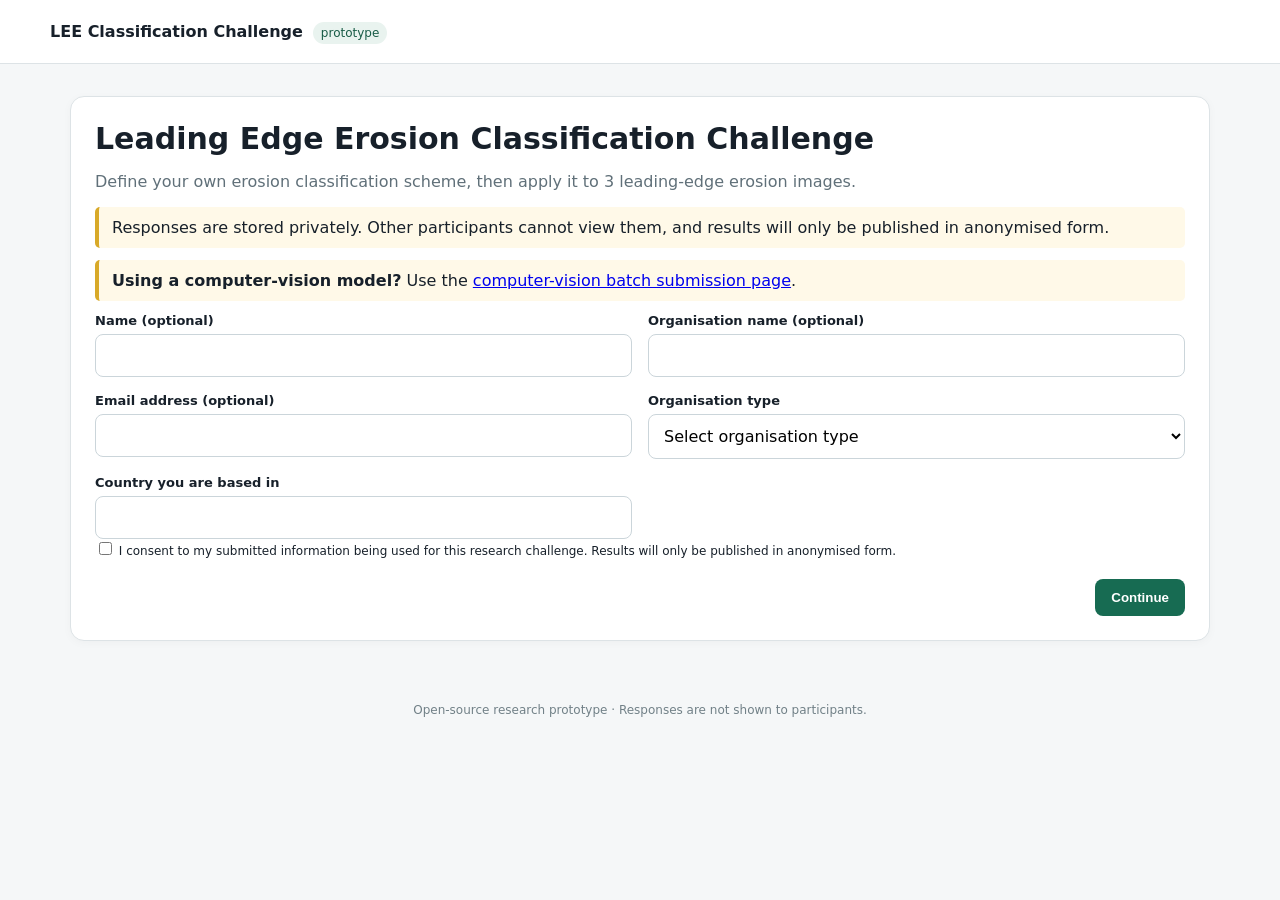
<file: lee-challenge/index.html>
<!doctype html><html lang="en"><head><meta charset="utf-8"><meta name="viewport" content="width=device-width,initial-scale=1"><title>Leading Edge Erosion Classification Challenge</title><link rel="stylesheet" href="styles.css"></head><body>
<header><div><strong>LEE Classification Challenge</strong><span class="badge">prototype</span></div><div id="progressText"></div></header>
<main id="app"></main>
<footer>Open-source research prototype · Responses are not shown to participants.</footer>
<script src="config.js"></script><script src="data/images.js"></script><script src="app-own.js"></script></body></html>
</file>
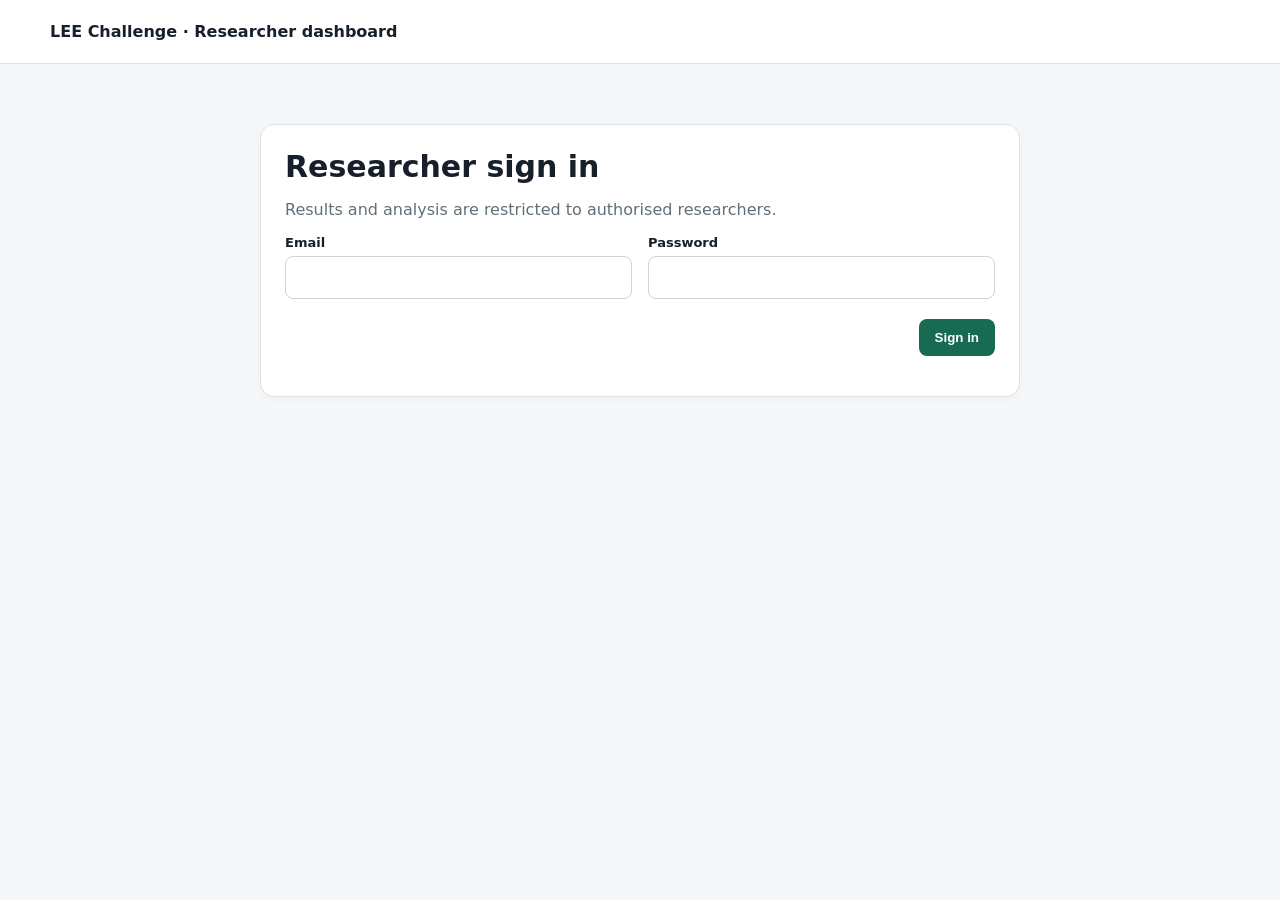
<file: lee-challenge/admin.html>
<!doctype html><html><head><meta charset="utf-8"><meta name="viewport" content="width=device-width,initial-scale=1"><title>LEE Challenge Admin</title><link rel="stylesheet" href="styles.css"><link rel="stylesheet" href="admin.css"></head><body><header><strong>LEE Challenge · Researcher dashboard</strong></header><main id="admin"></main><script src="config.js"></script><script src="admin-analysis.js"></script></body></html>
</file>
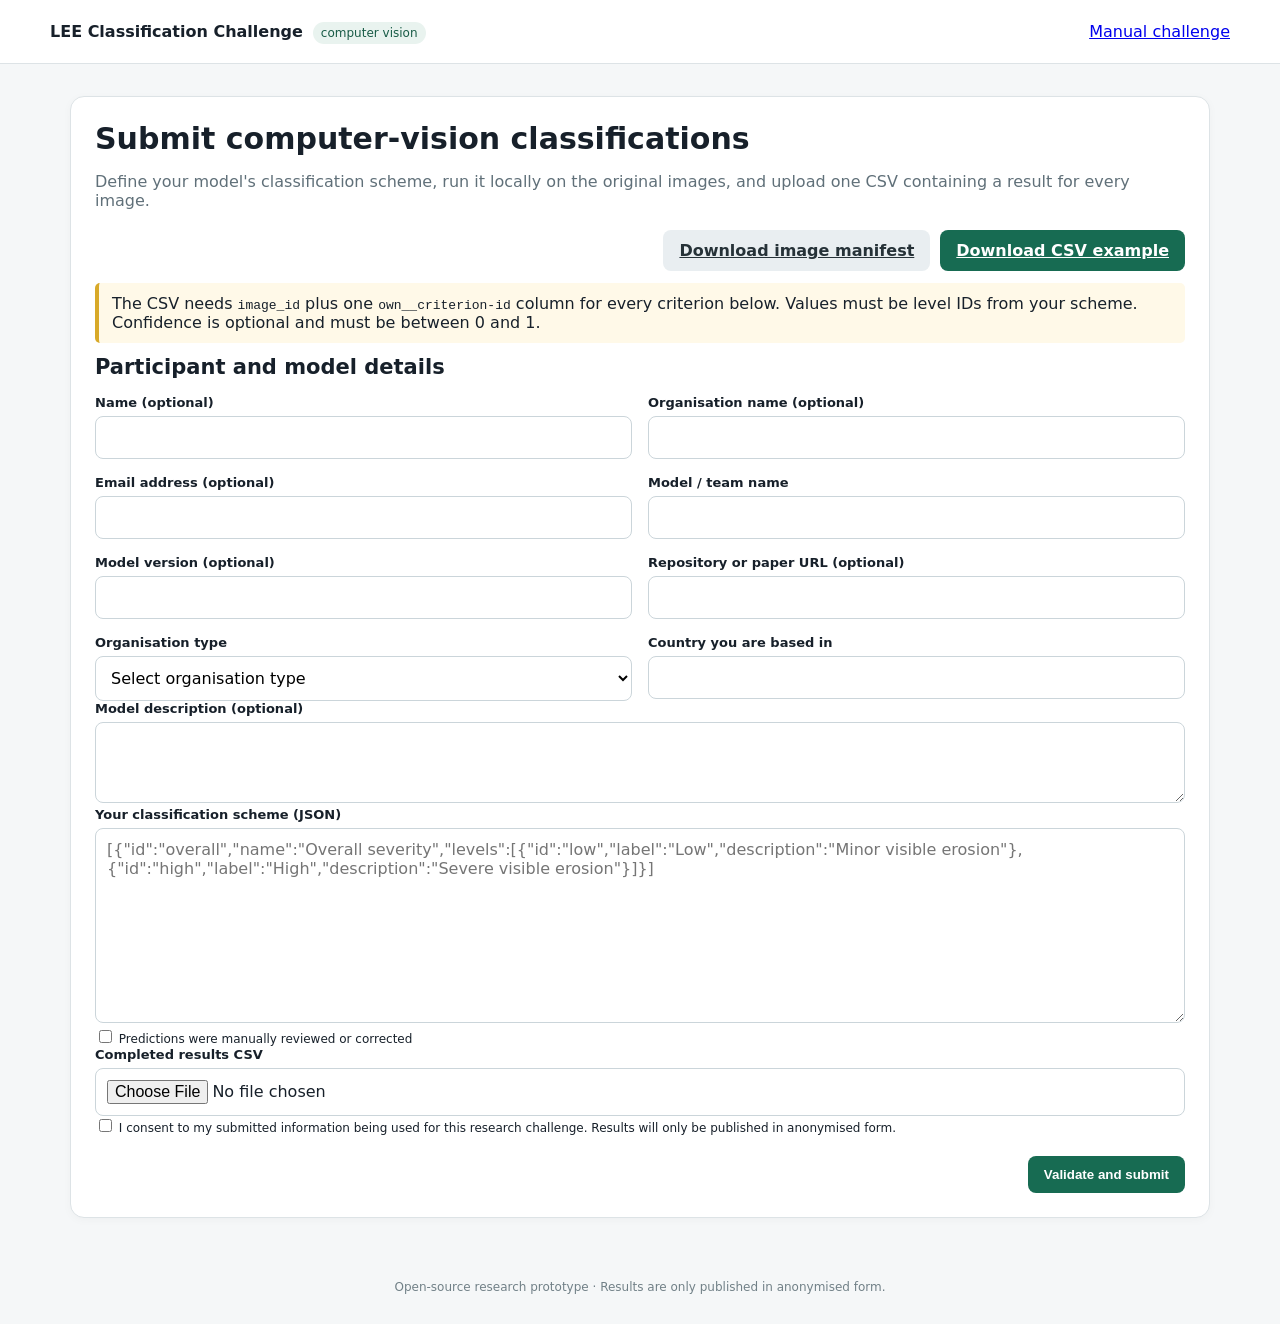
<file: lee-challenge/cv-submit.html>
<!doctype html><html lang="en"><head><meta charset="utf-8"><meta name="viewport" content="width=device-width,initial-scale=1"><title>Computer-vision submission · LEE Challenge</title><link rel="stylesheet" href="styles.css"><link rel="stylesheet" href="admin.css"></head><body>
<header><div><strong>LEE Classification Challenge</strong><span class="badge">computer vision</span></div><a href="index.html">Manual challenge</a></header>
<main id="cvApp"></main>
<footer>Open-source research prototype · Results are only published in anonymised form.</footer>
<script src="config.js"></script><script src="data/images.js"></script><script src="cv-own-submit.js"></script></body></html>
</file>
<file: lee-challenge/styles.css>
:root{font-family:Inter,ui-sans-serif,system-ui,-apple-system,BlinkMacSystemFont,"Segoe UI",sans-serif;color:#17202a;background:#f5f7f8}*{box-sizing:border-box}body{margin:0}header{height:64px;background:#fff;border-bottom:1px solid #dde3e6;display:flex;align-items:center;justify-content:space-between;padding:0 max(20px,calc((100vw - 1180px)/2));position:sticky;top:0;z-index:5}.badge{font-size:12px;margin-left:10px;background:#e9f3ef;padding:4px 8px;border-radius:20px;color:#185b46}main{max-width:1180px;margin:32px auto;padding:0 20px}.card{background:#fff;border:1px solid #dde3e6;border-radius:14px;padding:24px;box-shadow:0 2px 10px #00000008;margin-bottom:20px}h1{font-size:30px;margin:0 0 12px}h2{font-size:21px;margin:0 0 16px}h3{font-size:16px;margin:20px 0 10px}.muted{color:#607079}.grid{display:grid;grid-template-columns:repeat(2,minmax(0,1fr));gap:16px}.field label{display:block;font-weight:600;font-size:13px;margin-bottom:6px}.field input,.field select,.field textarea{width:100%;padding:11px;border:1px solid #cbd5da;border-radius:8px;font:inherit;background:white}.field textarea{min-height:72px}.actions{display:flex;gap:10px;justify-content:flex-end;margin-top:20px}.btn{border:0;border-radius:8px;padding:11px 16px;font-weight:700;cursor:pointer;background:#e9eef1;color:#263238}.btn.primary{background:#176b52;color:white}.btn.danger{background:#fceaea;color:#8d2424}.btn:disabled{opacity:.45;cursor:not-allowed}.criterion{border:1px solid #e1e6e9;border-radius:10px;padding:16px;margin:12px 0}.levels{display:grid;grid-template-columns:repeat(auto-fit,minmax(130px,1fr));gap:8px}.choice{border:1px solid #ccd5da;border-radius:9px;padding:10px;cursor:pointer;min-height:72px;background:#fff}.choice input{margin-right:6px}.choice.selected{border:2px solid #176b52;background:#f0f8f5}.assessment{display:grid;grid-template-columns:minmax(340px,1.05fr) minmax(420px,.95fr);gap:22px}.imagebox{background:#111;border-radius:12px;overflow:hidden;min-height:520px;position:sticky;top:88px;height:calc(100vh - 120px);max-height:760px}.imagebox img{width:100%;height:100%;object-fit:cover;display:block}.tabs{display:flex;gap:6px;margin-bottom:12px;flex-wrap:wrap}.tab{padding:9px 11px;border-radius:8px;border:1px solid #d4dde1;background:white;cursor:pointer}.tab.active{background:#176b52;color:white;border-color:#176b52}.note{padding:11px 13px;border-left:4px solid #d8a928;background:#fff9e8;border-radius:5px;margin:12px 0}.progressbar{height:7px;background:#e6ecef;border-radius:10px;overflow:hidden;margin-bottom:18px}.progressbar div{height:100%;background:#176b52}.scheme-row{border:1px solid #dce4e7;border-radius:10px;padding:14px;margin:12px 0}.level-row{display:grid;grid-template-columns:160px 1fr auto;gap:8px;margin:8px 0}.small{font-size:12px}.complete{font-size:48px;text-align:center}.error{color:#9b2c2c}.success{color:#176b52}footer{text-align:center;padding:30px;color:#718087;font-size:12px}@media(max-width:850px){.assessment{grid-template-columns:1fr}.imagebox{position:relative;top:auto;height:50vh;min-height:320px}.grid{grid-template-columns:1fr}.level-row{grid-template-columns:1fr}.levels{grid-template-columns:1fr 1fr}}
</file>
<file: lee-challenge/admin.css>
.dashboard-heading,.section-heading{display:flex;align-items:flex-start;justify-content:space-between;gap:20px}.dashboard-heading p,.section-heading p{margin-bottom:0}.filter-grid{display:grid;grid-template-columns:repeat(3,minmax(0,1fr));gap:16px}.metric-grid{display:grid;grid-template-columns:repeat(4,minmax(0,1fr));gap:16px}.metric{margin-bottom:20px}.metric span,.metric small{display:block;color:#607079}.metric strong{display:block;font-size:32px;margin:8px 0 3px}.analysis-grid{display:grid;grid-template-columns:1.2fr .8fr;gap:20px}.iea-grid{display:grid;grid-template-columns:repeat(2,minmax(0,1fr));gap:20px}.criterion-chart{border:1px solid #e1e6e9;border-radius:10px;padding:0 16px 16px}.bar-chart{display:grid;gap:9px}.bar-row{display:grid;grid-template-columns:minmax(90px,1.4fr) minmax(120px,3fr) 34px;align-items:center;gap:10px;font-size:13px}.bar-label{white-space:nowrap;overflow:hidden;text-overflow:ellipsis}.bar-track{height:15px;background:#edf1f2;border-radius:4px;overflow:hidden}.bar-fill{height:100%;min-width:0;background:#2c8a6d;border-radius:4px}.lercat-bars .bar-fill{background:#3577a8}.summary-list{display:grid;gap:0}.summary-list>div{display:flex;justify-content:space-between;padding:13px 0;border-bottom:1px solid #e5eaec}.summary-list strong{font-size:20px}.actions.compact{margin-top:0;white-space:nowrap}.table-wrap{overflow:auto}.results-table{width:100%;border-collapse:collapse;margin-top:12px}.results-table th,.results-table td{text-align:left;padding:12px 10px;border-bottom:1px solid #e4e9eb;vertical-align:top}.results-table th{font-size:12px;text-transform:uppercase;letter-spacing:.04em;color:#607079}.status{display:inline-block;padding:4px 8px;border-radius:20px;background:#fff3cd;color:#765b00;font-size:12px;font-weight:700}.complete-status{background:#e3f3ed;color:#185b46}.sign-in-card{max-width:760px;margin:60px auto}
.filter-grid-four{grid-template-columns:repeat(4,minmax(0,1fr))}.hidden-status{margin-left:5px;background:#e9eef1;color:#4f5f67}.row-actions{display:flex;gap:6px;white-space:nowrap}.small-btn{padding:7px 10px;font-size:12px}
@media(max-width:900px){.metric-grid{grid-template-columns:repeat(2,minmax(0,1fr))}.analysis-grid,.iea-grid{grid-template-columns:1fr}}
@media(max-width:650px){.filter-grid,.metric-grid{grid-template-columns:1fr}.dashboard-heading,.section-heading{display:block}.actions.compact{justify-content:flex-start;flex-wrap:wrap;margin-top:16px}.bar-row{grid-template-columns:100px 1fr 28px}}
</file>
